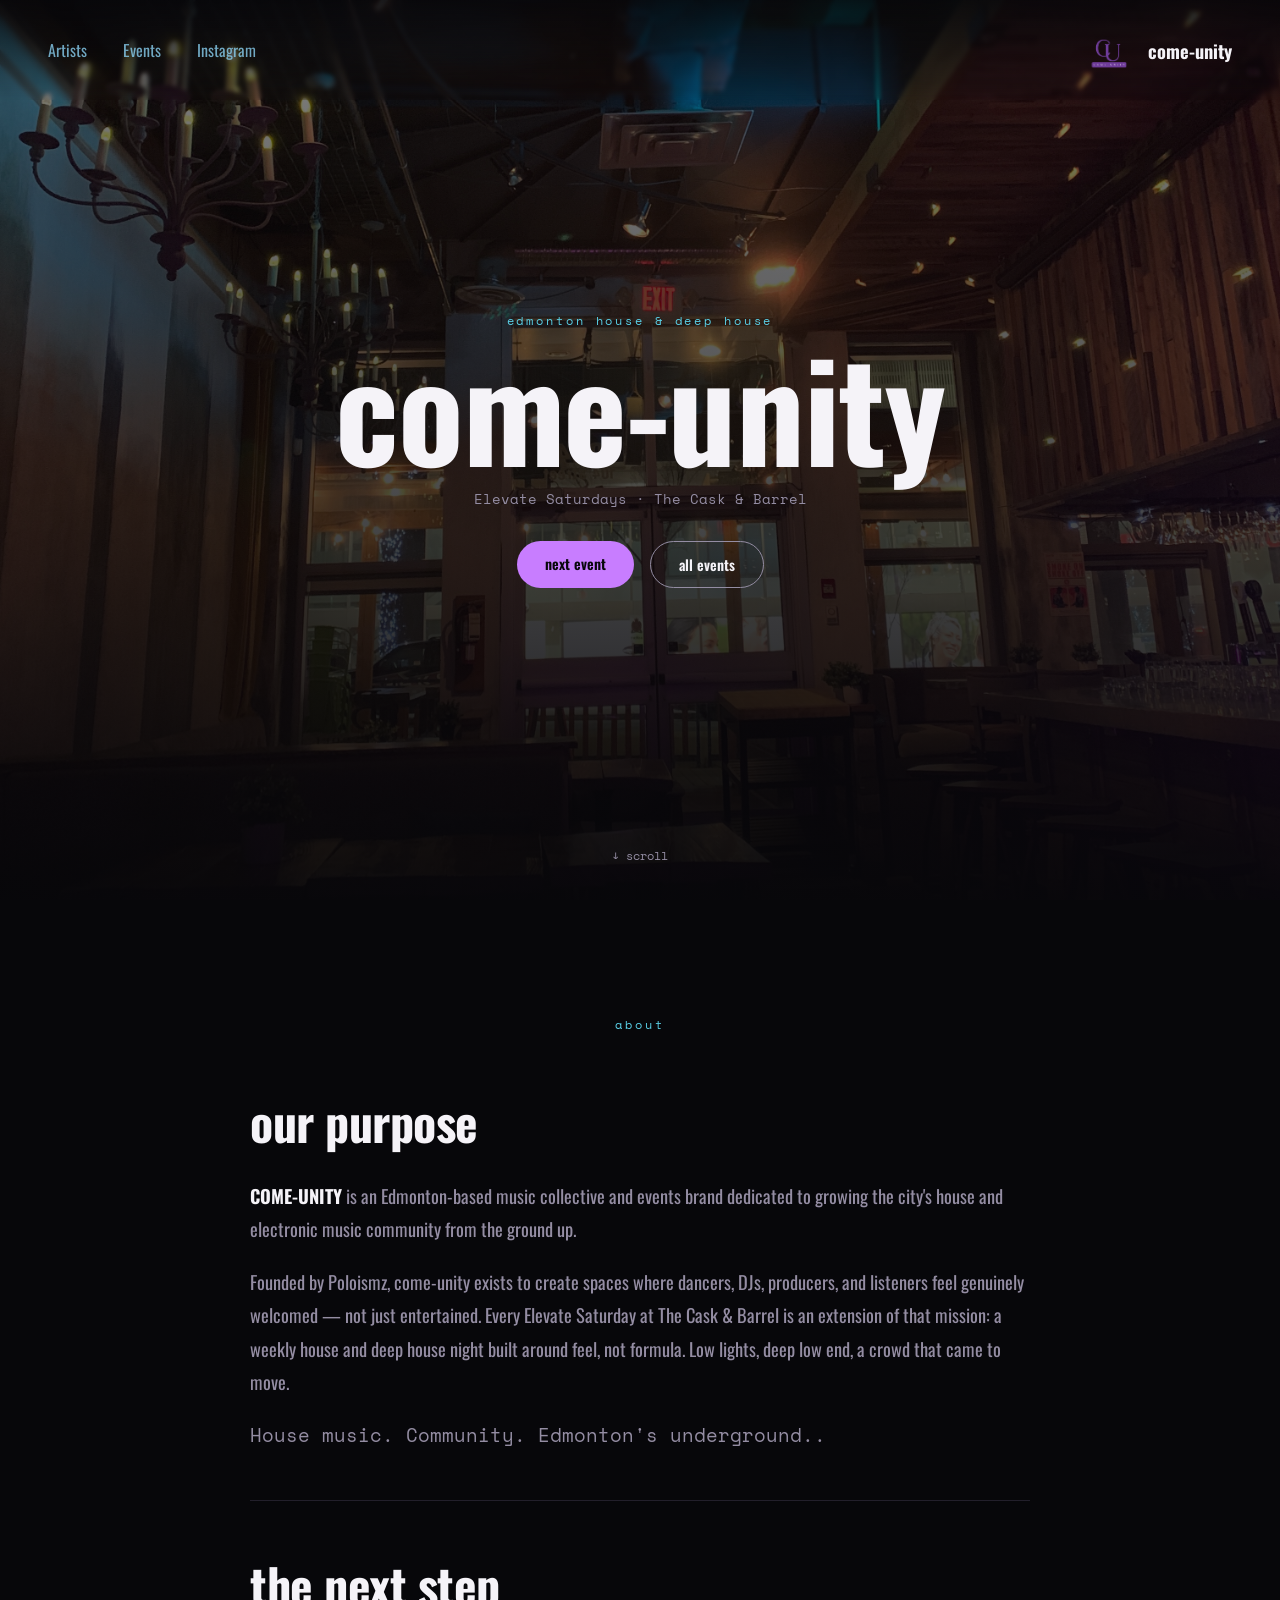
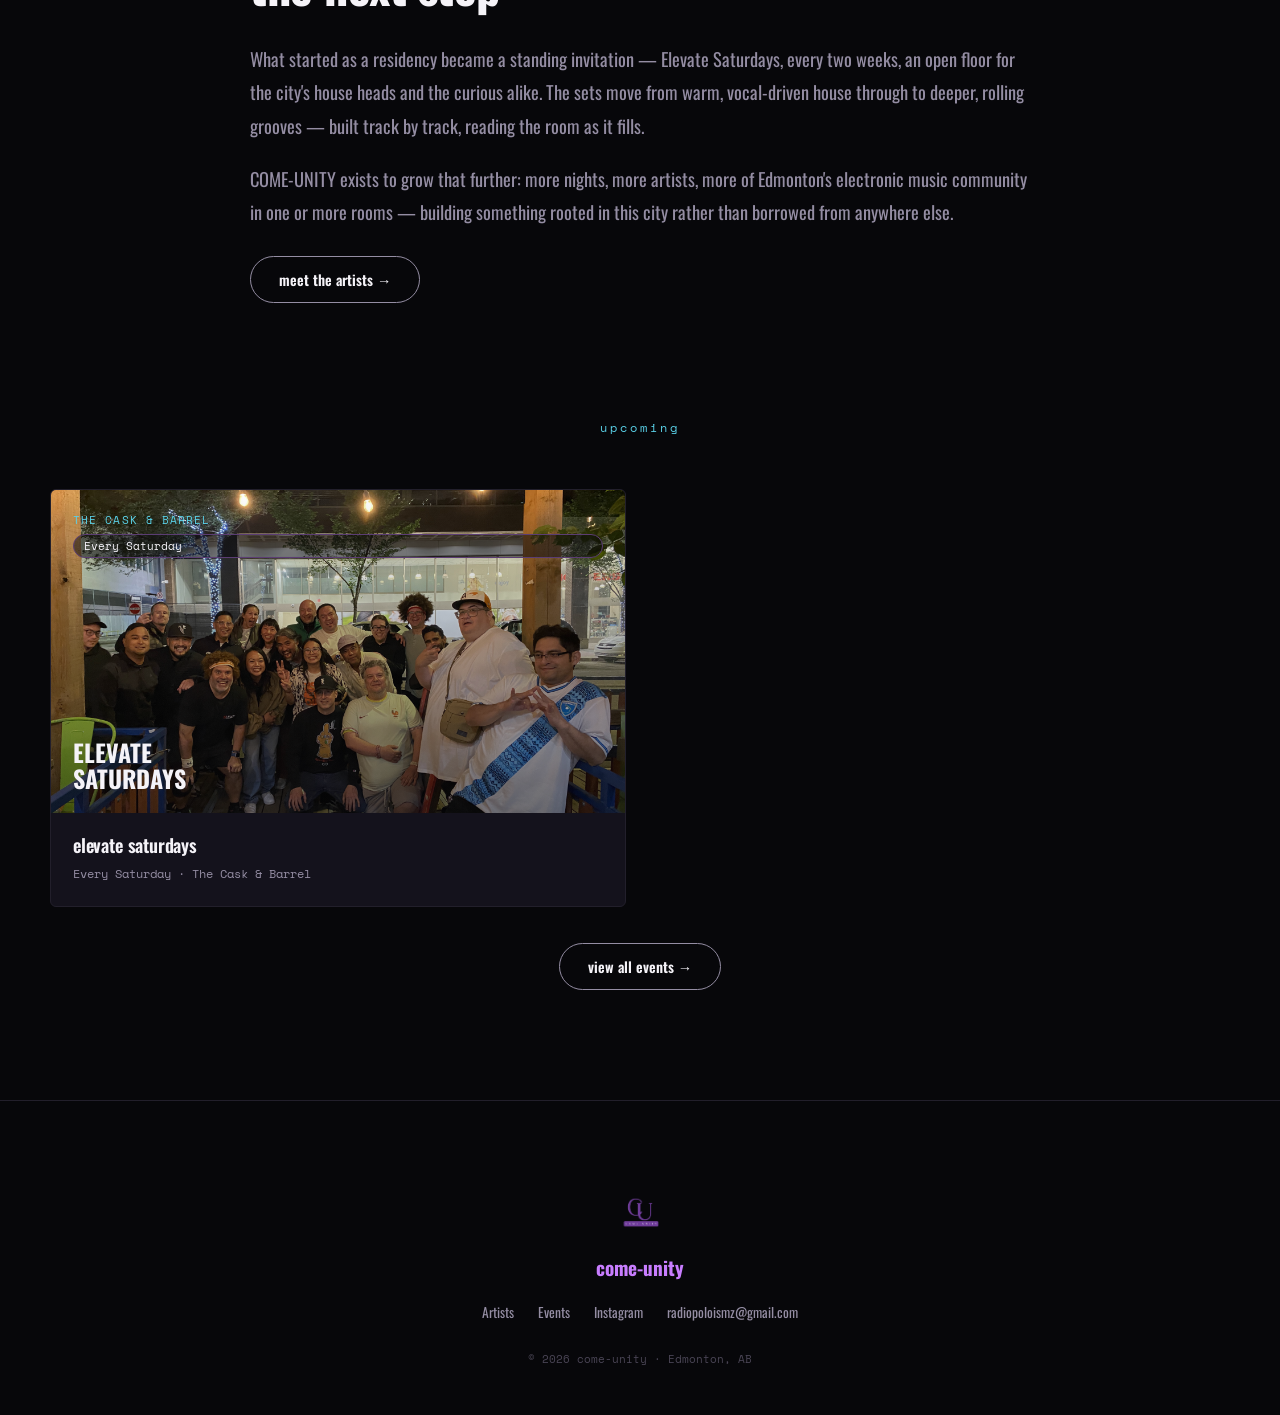
<file: index.html>
<!DOCTYPE html>
<html lang="en">
<head>
<!-- Google tag (gtag.js) -->
<script async src="https://www.googletagmanager.com/gtag/js?id=G-9E8HQ9C3RS"></script>
<script>
  window.dataLayer = window.dataLayer || [];
  function gtag(){dataLayer.push(arguments);}
  gtag('js', new Date());
  gtag('config', 'G-9E8HQ9C3RS');
</script>
  <meta charset="UTF-8">
  <meta name="viewport" content="width=device-width, initial-scale=1.0, maximum-scale=1.0, user-scalable=no">
  <title>COME-UNITY — Edmonton House & Deep House</title>
  <meta name="description" content="COME-UNITY is Edmonton's home for electronic music. Elevate Saturdays at The Cask & Barrel.">
  <meta property="og:title" content="COME-UNITY — Edmonton House & Deep House">
  <meta property="og:description" content="Elevate Saturdays. Edmonton's weekly house night at The Cask & Barrel.">
  <meta property="og:image" content="https://come-unity.productions/assets/come-unity_wht.png">
  <meta property="og:url" content="https://come-unity.productions">
  <link rel="stylesheet" href="assets/css/style.css">
  <style>
    /* ── NAV SWAP: logo/wordmark right, links left ── */
    nav {
      flex-direction: row-reverse;
    }
    /* Slightly larger nav links */
    .nav-links {
      font-size: 1rem;
      gap: 36px;
    }
    .nav-logo {
      font-size: 1.15rem;
    }
    .nav-logo img {
      width: 56px;
      height: 56px;
    }

    /* ── ABOUT SECTION: stacked single column ── */
    .about-stack {
      max-width: 780px;
      margin: 0 auto;
    }
    .about-stack h2 {
      font-size: clamp(2rem, 4vw, 3rem);
      margin-bottom: 22px;
      font-family: 'Oswald', sans-serif;
      text-transform: lowercase;
      color: var(--text);
    }
    .about-stack p {
      color: var(--text-dim);
      line-height: 1.8;
      font-size: clamp(1rem, 1.5vw, 1.15rem);
      margin-bottom: 20px;
    }
    .about-stack p strong {
      color: var(--text);
    }
    .about-stack .pull {
      font-size: clamp(1rem, 1.5vw, 1.2rem);
      margin-top: 10px;
      margin-bottom: 36px;
    }
    .about-divider {
      border: none;
      border-top: 1px solid var(--line);
      margin: 48px 0;
    }
    .about-stack .btn {
      margin-top: 8px;
    }
  </style>
</head>
<body>

<nav>
  <!-- Logo/wordmark now on the RIGHT -->
  <a class="nav-logo" href="/">
    <img src="assets/come-unity_wht.png" alt="come-unity">
    come-unity
  </a>
  <!-- Links now on the LEFT -->
  <div class="nav-links">
    <a href="artists/">Artists</a>
    <a href="events/">Events</a>
    <a href="https://instagram.com/poloismz_radio" target="_blank" rel="noopener">Instagram</a>
  </div>
</nav>

<!-- HERO -->
<section class="hero">
  <div class="hero-bg" style="background-image: url('assets/hero.jpg');"></div>
  <div class="hero-content">
    <span class="eyebrow">Edmonton House &amp; Deep House</span>
    <h1>come-unity</h1>
    <p class="hero-sub">Elevate Saturdays · The Cask &amp; Barrel</p>
    <div class="hero-ctas">
      <a class="btn btn-primary" href="events/elevate/">next event</a>
      <a class="btn btn-outline" href="events/">all events</a>
    </div>
  </div>
  <div class="scroll-hint">↓ scroll</div>
</section>

<!-- ABOUT STRIP — stacked single column, Our Purpose then Next Step below -->
<section class="section" id="about">
  <div class="section-inner">
    <div class="section-label"><span class="eyebrow">about</span></div>

    <div class="about-stack">

      <!-- OUR PURPOSE -->
      <h2>OUR PURPOSE</h2>
      <p>
        <strong>COME-UNITY</strong> is an Edmonton-based music collective and events brand
        dedicated to growing the city's house and electronic music community from the ground up.
      </p>
      <p>
        Founded by Poloismz, come-unity exists to create spaces where dancers, DJs, producers,  
        and listeners feel genuinely welcomed — not just entertained. Every Elevate Saturday at 
        The Cask &amp; Barrel is an extension of that mission: a weekly house and deep house 
        night built around feel, not formula. Low lights, deep low end, a crowd that came to move.
      </p>
      <p class="pull">House music. Community. Edmonton's underground..</p>

      <hr class="about-divider">

      <!-- THE NEXT STEP — directly below -->
      <h2>THE NEXT STEP</h2>
      <p>
        What started as a residency became a standing invitation — Elevate Saturdays,
        every two weeks, an open floor for the city's house heads and the curious alike.
        The sets move from warm, vocal-driven house through to deeper, rolling grooves —
        built track by track, reading the room as it fills.
      </p>
      <p>
        COME-UNITY exists to grow that further: more nights, more artists,
        more of Edmonton's electronic music community in one or more rooms — building something
        rooted in this city rather than borrowed from anywhere else.
      </p>
      <a class="btn btn-outline" href="artists/">meet the artists →</a>

    </div>
  </div>
</section>

<!-- NEXT EVENT TEASER -->
<section class="section" style="padding-top: 0;" id="events-teaser">
  <div class="section-inner">
    <div class="section-label"><span class="eyebrow">upcoming</span></div>
    <div id="home-events" class="grid-2"></div>
    <div style="text-align:center; margin-top:36px;">
      <a class="btn btn-outline" href="events/">view all events →</a>
    </div>
  </div>
</section>

<!-- FOOTER -->
<footer>
  <img class="foot-logo" src="assets/come-unity_wht.png" alt="come-unity">
  <div class="foot-brand">come-unity</div>
  <div class="foot-links">
    <a href="artists/">Artists</a>
    <a href="events/">Events</a>
    <a href="https://instagram.com/poloismz_radio" target="_blank" rel="noopener">Instagram</a>
    <a href="mailto:radiopoloismz@gmail.com">radiopoloismz@gmail.com</a>
  </div>
  <div class="copyright">© 2026 come-unity · Edmonton, AB</div>
</footer>

<script>
  const EVENTS = [
    {
      title:  "elevate saturdays",
      date:   "Every Saturday",
      venue:  "The Cask & Barrel",
      lineup: "elevate<br>saturdays",
      image:  "",
      status: "upcoming",
      slug:   "events/elevate/"
    }
    /* add more events here */
  ];

  function renderEventCards(events, containerId, limit) {
    const container = document.getElementById(containerId);
    if (!container) return;
    const list = limit ? events.slice(0, limit) : events;
    if (!list.length) {
      container.innerHTML = '<p style="color:var(--text-dim);font-family:Space Mono,monospace;font-size:.85rem;">no upcoming events listed yet.</p>';
      return;
    }
    container.innerHTML = list.map(ev => `
      <a class="event-card" href="${ev.slug || 'events/'}">
        <div class="flyer" style="background-image:url('assets/elevate/Elevate-group.png')">
          <div>
            <div class="venue-tag">${ev.venue}</div>
            <div class="date-pill">${ev.date}</div>
          </div>
          <div class="lineup-text">${ev.lineup}</div>
        </div>
        <div class="body">
          <h3>${ev.title}</h3>
          <div class="meta">${ev.date} · ${ev.venue}</div>
        </div>
      </a>
    `).join('');
  }

  renderEventCards(EVENTS, 'home-events', 2);
</script>

</body>
</html>
</file>
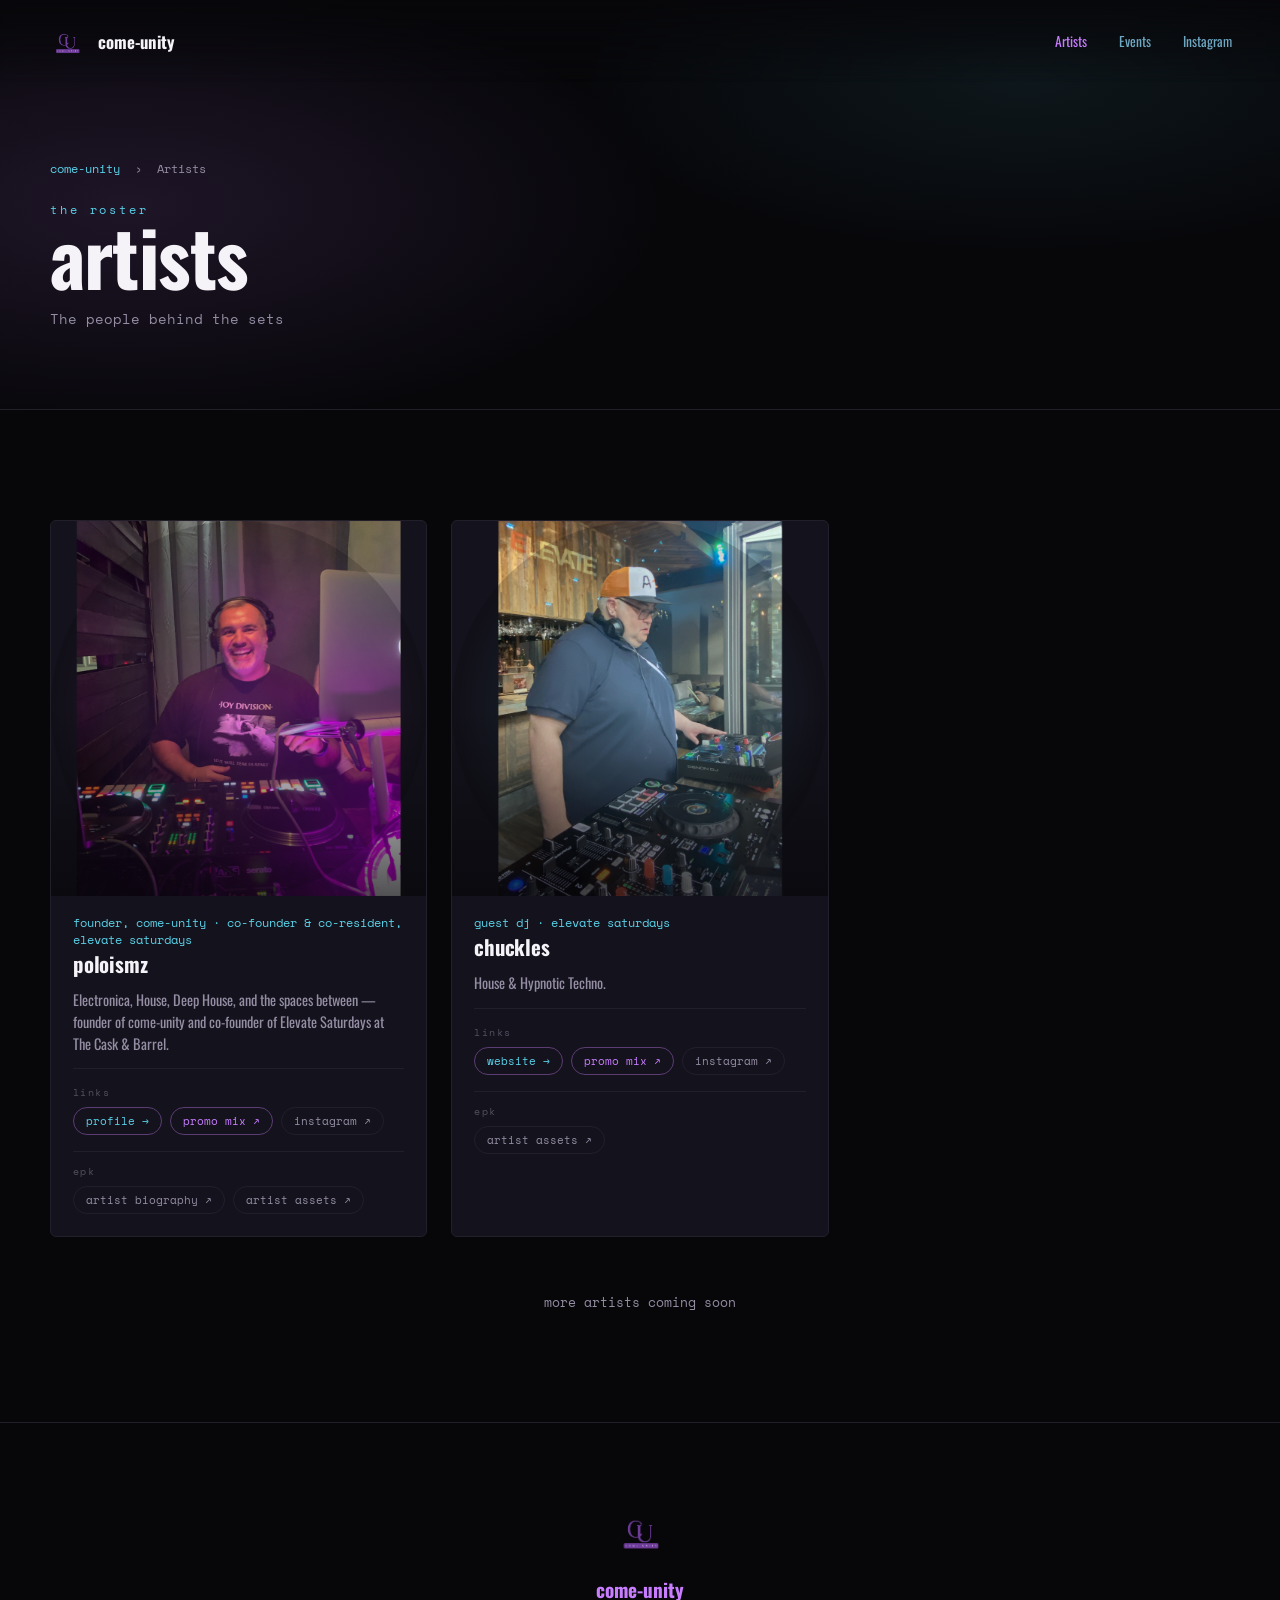
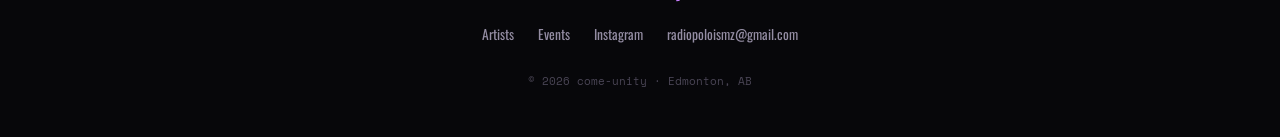
<file: artists/index.html>
<!DOCTYPE html>
<html lang="en">
<head> <!-- Google tag (gtag.js) -->
<script async src="https://www.googletagmanager.com/gtag/js?id=G-9E8HQ9C3RS"></script>
<script>
  window.dataLayer = window.dataLayer || [];
  function gtag(){dataLayer.push(arguments);}
  gtag('js', new Date());

  gtag('config', 'G-9E8HQ9C3RS');
</script>
  <meta charset="UTF-8">
  <meta name="viewport" content="width=device-width, initial-scale=1.0, maximum-scale=1.0, user-scalable=no">
  <title>Artists — come-unity</title>
  <meta name="description" content="The artists behind come-unity's Edmonton house nights.">
  <link rel="stylesheet" href="../assets/css/style.css">
  <style>
    .artist-links {
      display: flex;
      flex-wrap: wrap;
      gap: 8px;
      margin-top: 14px;
      padding-top: 14px;
      border-top: 1px solid var(--line);
    }
    .artist-link-btn {
      font-family: 'Space Mono', monospace;
      font-size: 0.68rem;
      color: var(--text-dim);
      border: 1px solid var(--line);
      padding: 5px 12px;
      border-radius: 999px;
      transition: border-color .2s, color .2s;
      white-space: nowrap;
    }
    .artist-link-btn:hover { border-color: var(--accent); color: var(--accent); }
    .artist-link-btn.primary { color: var(--accent-2); border-color: var(--accent-dim); }
    .artist-link-btn.primary:hover { border-color: var(--accent-2); color: var(--text); }
    .artist-link-btn.promo { color: var(--accent); border-color: var(--accent-dim); }
    .artist-link-btn.promo:hover { border-color: var(--accent); color: var(--text); background: rgba(200,125,255,0.08); }
    .artist-card { cursor: default; }
    .artist-card .photo { cursor: pointer; }
    .artist-card .photo:hover { opacity: 0.85; transition: opacity .2s; }
    .artist-links-divider {
      width: 100%;
      border: none;
      border-top: 1px solid var(--line);
      margin: 8px 0 2px;
    }
    .artist-links-label {
      width: 100%;
      font-family: 'Space Mono', monospace;
      font-size: 0.6rem;
      letter-spacing: 0.15em;
      color: var(--text-dim);
      opacity: 0.5;
      margin-top: 2px;
      text-transform: lowercase;
    }
  </style>
</head>
<body>

<nav>
  <a class="nav-logo" href="/">
    <img src="../assets/come-unity_wht.png" alt="come-unity">
    come-unity
  </a>
  <div class="nav-links">
    <a href="../artists/" class="active">Artists</a>
    <a href="../events/">Events</a>
    <a href="https://instagram.com/poloismz_radio" target="_blank" rel="noopener">Instagram</a>
  </div>
</nav>

<!-- PAGE HERO -->
<div class="page-hero">
  <div class="inner">
    <div class="breadcrumb">
      <a href="/">come-unity</a>
      <span>›</span> Artists
    </div>
    <span class="eyebrow">The roster</span>
    <h1>Artists</h1>
    <p class="sub">The people behind the sets</p>
  </div>
</div>

<!-- ARTISTS GRID -->
<section class="section">
  <div class="section-inner">
    <div class="grid-3" id="artist-grid">

      <!-- ── POLOISMZ — links to internal profile page ─── -->
      <div class="artist-card">
        <a href="poloismz/">
          <div class="photo" style="background-image:url('../assets/poloismz-profile-asset.png');">
            <svg viewBox="0 0 400 400" xmlns="http://www.w3.org/2000/svg"
                 style="width:100%;height:100%;opacity:0.18;position:absolute;inset:0;">
              <defs>
                <radialGradient id="pg" cx="50%" cy="50%" r="50%">
                  <stop offset="0%"   stop-color="#c87dff"/>
                  <stop offset="100%" stop-color="#07070a"/>
                </radialGradient>
              </defs>
              <circle cx="200" cy="200" r="200" fill="url(#pg)"/>
            </svg>
          </div>
        </a>
        <div class="info">
          <div class="role">founder, come-unity · co-founder &amp; co-resident, elevate saturdays</div>
          <h3>Poloismz</h3>
          <p>Electronica, House, Deep House, and the spaces between — founder of come-unity and co-founder of Elevate Saturdays at The Cask &amp; Barrel.</p>
          <div class="artist-links">
            <span class="artist-links-label">links</span>
            <a class="artist-link-btn primary" href="poloismz/">profile →</a>
            <a class="artist-link-btn promo"
               href="https://www.mixcloud.com/poloismz_radio/poloismz-house/"
               target="_blank" rel="noopener">promo mix ↗</a>
            <a class="artist-link-btn"
               href="https://www.instagram.com/poloismz_radio/"
               target="_blank" rel="noopener">instagram ↗</a>
            <hr class="artist-links-divider">
            <span class="artist-links-label">epk</span>
            <a class="artist-link-btn"
               href="https://drive.google.com/file/d/1xSNrJrAR1ND73PIm9w3QcKipz5gDo74i/view?usp=drive_link"
               target="_blank" rel="noopener">artist biography ↗</a>
            <a class="artist-link-btn"
               href="https://drive.google.com/drive/folders/1yzHBbVmhUud498QzlTayt3z6YWM7Vcms?usp=sharing"
               target="_blank" rel="noopener">artist assets ↗</a>
          </div>
        </div>
      </div>

      <!-- ── CHUCKLES — photo & profile button link to his external website ── -->
      <div class="artist-card">
        <a href="https://djchuckles.ca/" target="_blank" rel="noopener">
          <div class="photo" style="background-image:url('../assets/chuckles-profile.png');">
            <svg viewBox="0 0 400 400" xmlns="http://www.w3.org/2000/svg"
                 style="width:100%;height:100%;opacity:0.18;position:absolute;inset:0;">
              <defs>
                <radialGradient id="g1" cx="50%" cy="50%" r="50%">
                  <stop offset="0%"   stop-color="#5ad1e8"/>
                  <stop offset="100%" stop-color="#07070a"/>
                </radialGradient>
              </defs>
              <circle cx="200" cy="200" r="200" fill="url(#g1)"/>
            </svg>
          </div>
        </a>
        <div class="info">
          <div class="role">guest dj · elevate saturdays</div>
          <h3>Chuckles</h3>
          <p>House &amp; Hypnotic Techno.</p>
          <div class="artist-links">
            <span class="artist-links-label">links</span>
            <a class="artist-link-btn primary"
               href="https://djchuckles.ca/"
               target="_blank" rel="noopener">website →</a>
            <a class="artist-link-btn promo"
               href="https://on.soundcloud.com/45ceeHq8dcLmLsLufe"
               target="_blank" rel="noopener">promo mix ↗</a>
            <a class="artist-link-btn"
               href="https://www.instagram.com/deejaychuckles/"
               target="_blank" rel="noopener">instagram ↗</a>
            <hr class="artist-links-divider">
            <span class="artist-links-label">epk</span>
            <a class="artist-link-btn"
               href="https://drive.google.com/drive/folders/1GGuwhRO0NbtCq7yBBUGTCaOXUslXkbno?usp=drive_link"
               target="_blank" rel="noopener">artist assets ↗</a>
          </div>
        </div>
      </div>
      <!-- ── END CHUCKLES ───────────────────────────────── -->

      <!-- ── ADD MORE ARTISTS BELOW ─────────────────────────
           For an artist with an INTERNAL profile page (like Poloismz):
             photo <a href="artistname/"> — local folder path
             profile button href="artistname/"

           For an artist with an EXTERNAL website (like Chuckles):
             photo <a href="https://theirwebsite.com" target="_blank" rel="noopener">
             profile button href="https://theirwebsite.com" target="_blank" rel="noopener"
             change button label to: website →
      ──────────────────────────────────────────────────────── -->

    </div>

    <p style="margin-top:56px; font-family:'Space Mono',monospace; font-size:0.8rem; color:var(--text-dim); text-align:center;">
      more artists coming soon
    </p>
  </div>
</section>

<footer>
  <img class="foot-logo" src="../assets/come-unity_wht.png" alt="come-unity">
  <div class="foot-brand">come-unity</div>
  <div class="foot-links">
    <a href="../artists/">Artists</a>
    <a href="../events/">Events</a>
    <a href="https://instagram.com/poloismz_radio" target="_blank" rel="noopener">Instagram</a>
    <a href="mailto:radiopoloismz@gmail.com">radiopoloismz@gmail.com</a>
  </div>
  <div class="copyright">© 2026 come-unity · Edmonton, AB</div>
</footer>

</body>
</html>
</file>
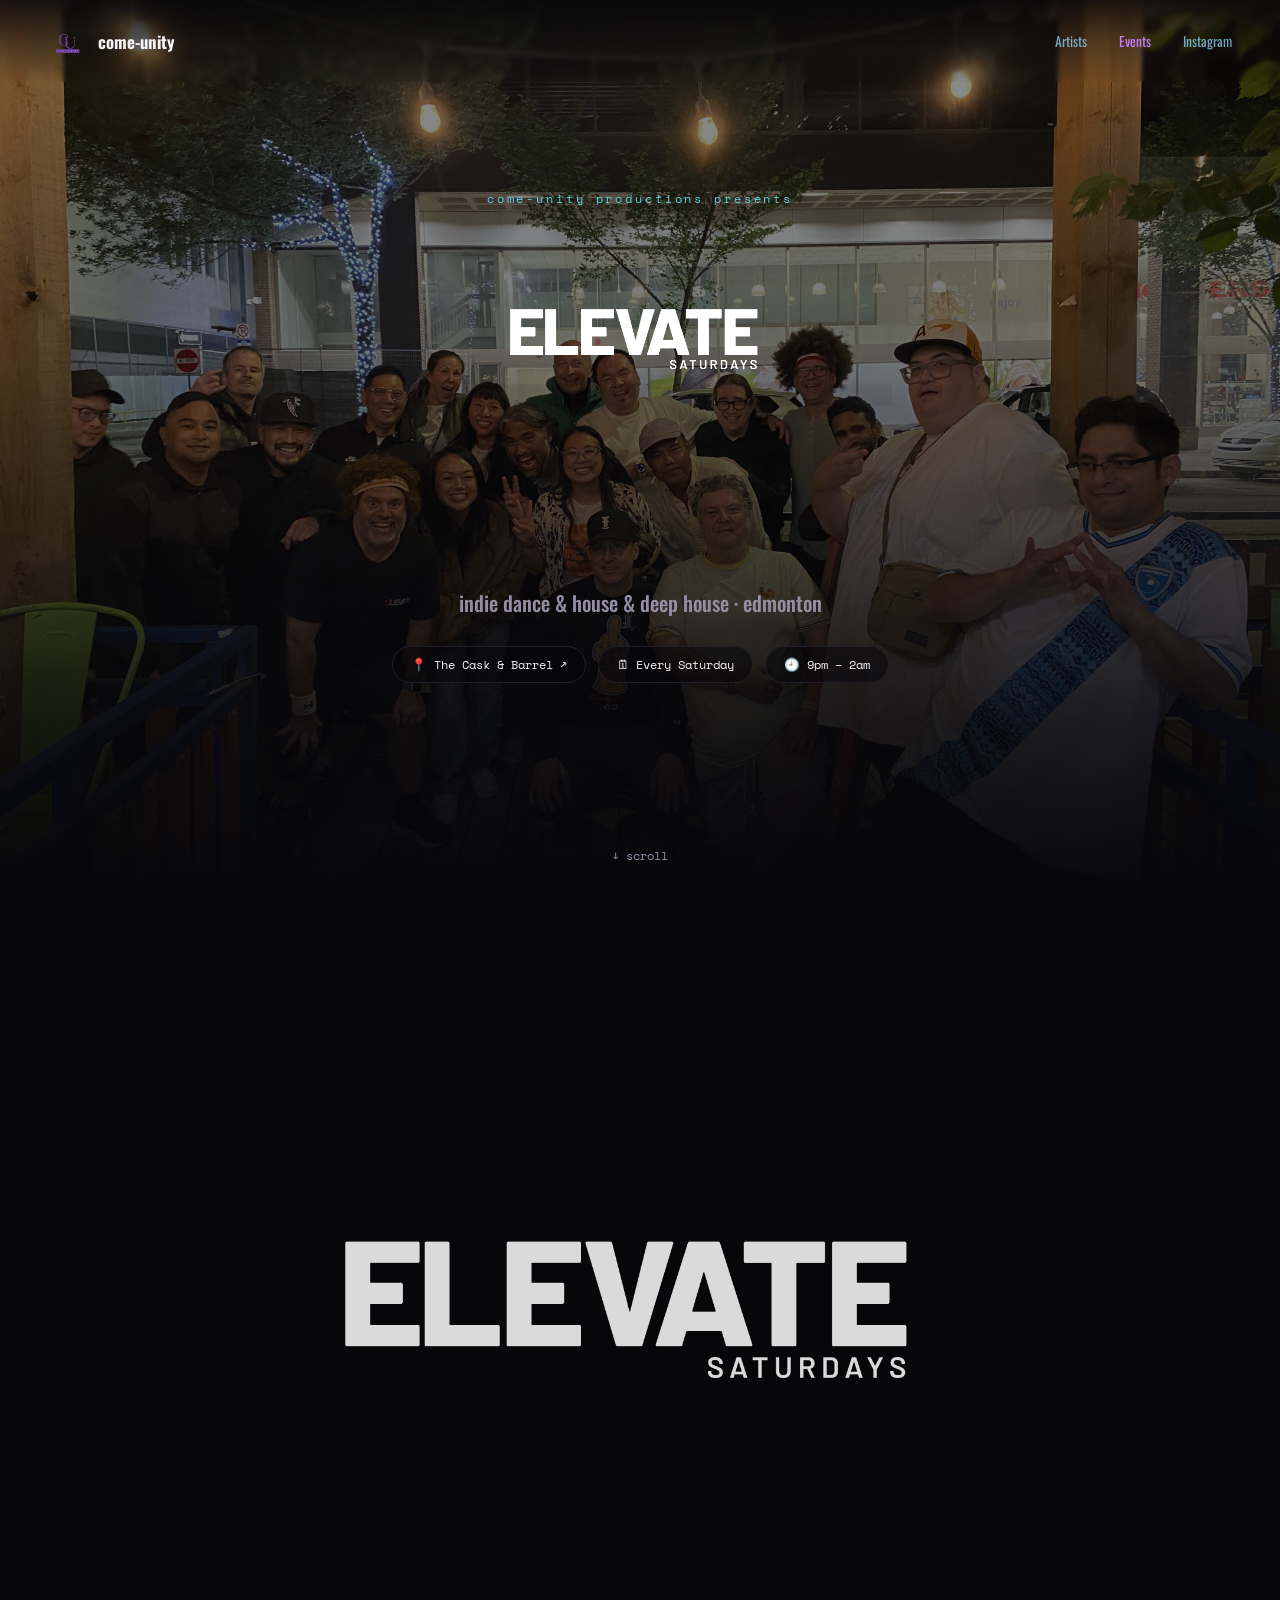
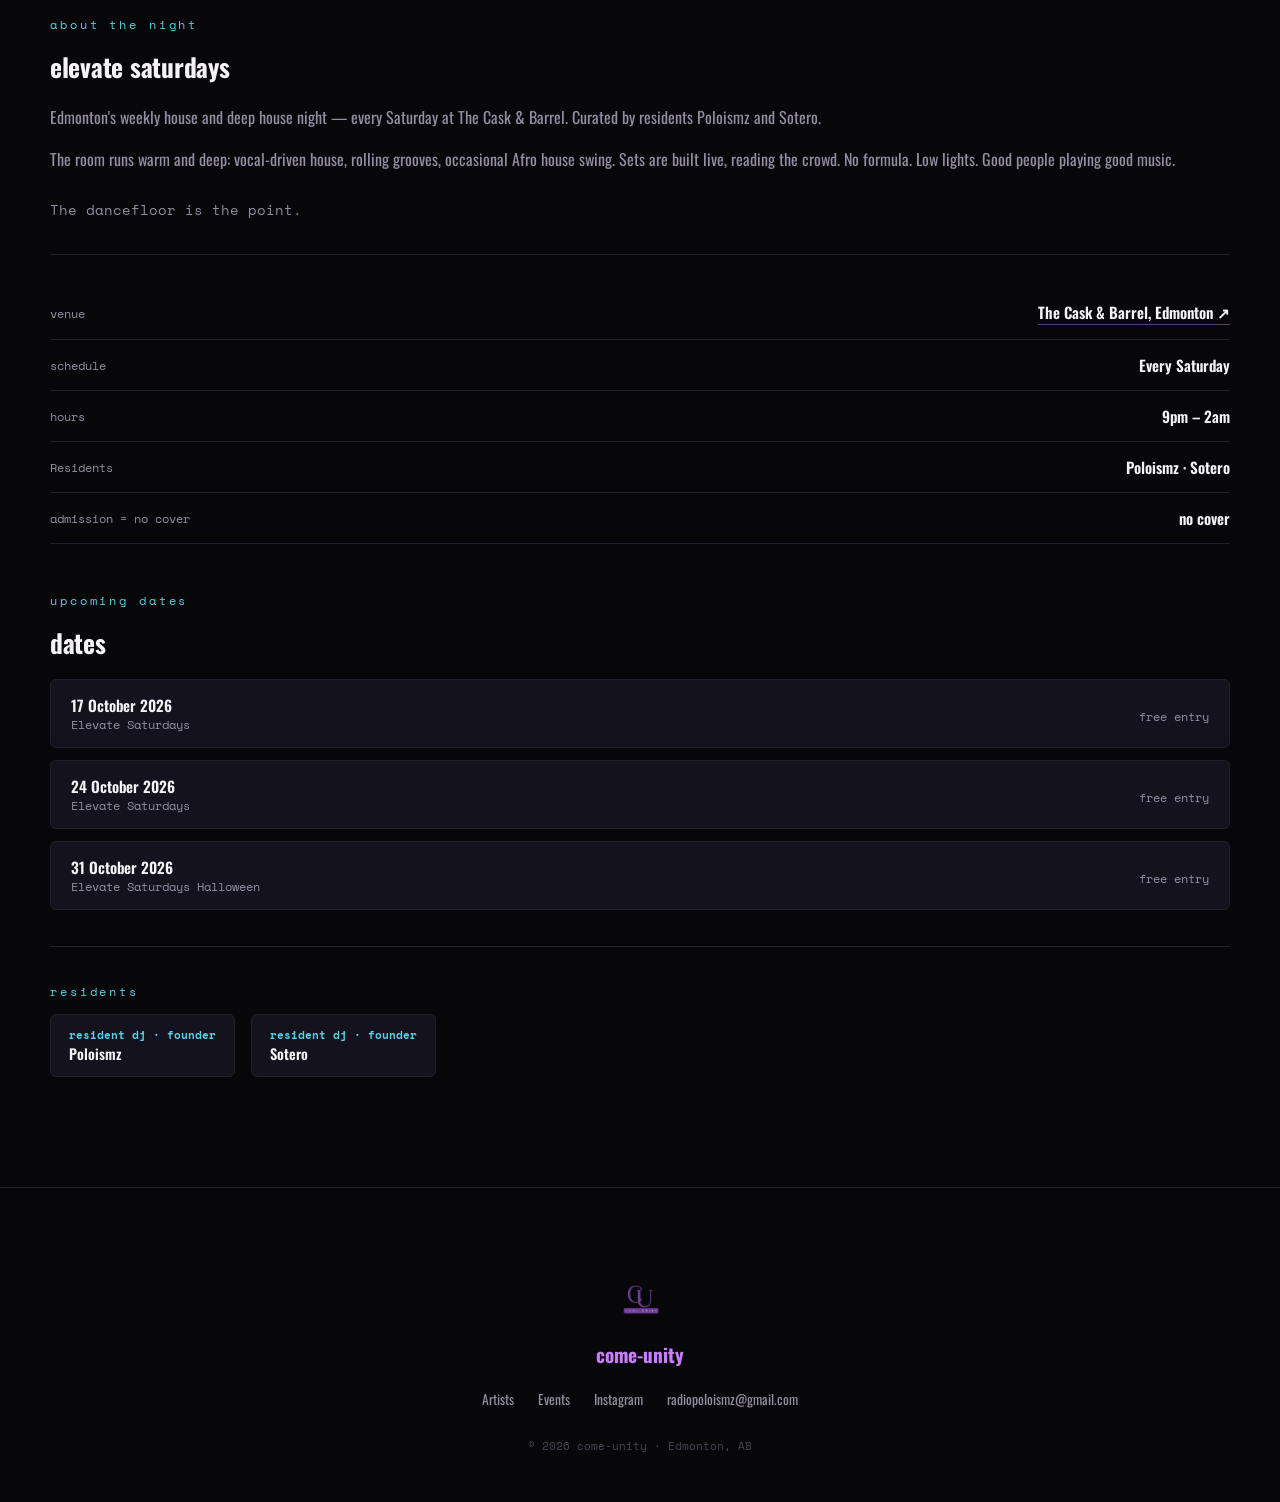
<file: events/index.html>
<!DOCTYPE html>
<html lang="en">
<head> <!-- Google tag (gtag.js) -->
<script async src="https://www.googletagmanager.com/gtag/js?id=G-9E8HQ9C3RS"></script>
<script>
  window.dataLayer = window.dataLayer || [];
  function gtag(){dataLayer.push(arguments);}
  gtag('js', new Date());

  gtag('config', 'G-9E8HQ9C3RS');
</script>
  <meta charset="UTF-8">
  <meta name="viewport" content="width=device-width, initial-scale=1.0, maximum-scale=1.0, user-scalable=no">
  <title>Elevate Saturdays — come-unity</title>
  <meta name="description" content="Elevate Saturdays — Edmonton's weekly house & deep house night at The Cask & Barrel. By come-unity.">
  <link rel="stylesheet" href="../../assets/css/style.css">
  <style>
    /* ── HERO ── */
    .elevate-hero {
      position: relative; height: 100vh; min-height: 640px;
      display: flex; flex-direction: column;
      align-items: center; justify-content: center;
      text-align: center; overflow: hidden;
    }

    /* Banner photo background */
    .elevate-bg {
      position: absolute; inset: 0;
      background-image: url('../../assets/elevate/Elevate-group.png');
      background-size: cover; background-position: center 40%;
    }
    .elevate-bg::after {
      content: ""; position: absolute; inset: 0;
      background: linear-gradient(
        180deg,
        rgba(7,7,10,0.45) 0%,
        rgba(7,7,10,0.55) 40%,
        rgba(7,7,10,0.90) 80%,
        rgba(7,7,10,1.00) 100%
      );
    }

    /* Arrow watermark — sits between photo and content */
    .elevate-arrow {
      position: absolute; inset: 0;
      display: flex; align-items: center; justify-content: flex-end;
      pointer-events: none; z-index: 1;
      padding-right: 4vw;
    }
    .elevate-arrow img {
      width: clamp(280px, 42vw, 560px);
      opacity: 0.08;
      mix-blend-mode: screen;
      user-select: none;
    }

    /* Hero content */
    .elevate-content {
      position: relative; z-index: 2; padding: 0 48px;
      display: flex; flex-direction: column; align-items: center;
    }

    /* Elevate logo replaces the h1 text */
    .elevate-logo-img {
      width: clamp(280px, 42vw, 520px);
      mix-blend-mode: screen; /* knocks out white background on dark overlay */
      margin-bottom: 24px;
    }

    .elevate-content .sub-title {
      font-size: clamp(0.9rem, 2.2vw, 1.3rem);
      font-weight: 500; color: var(--text-dim);
      text-transform: lowercase; margin-top: 96px;
    }
    .info-strip {
      display: flex; justify-content: center; flex-wrap: wrap;
      gap: 12px; margin-top: 28px;
    }
    .info-strip .info-pill {
      font-family: 'Space Mono', monospace; font-size: 0.78rem;
      color: var(--text); border: 1px solid var(--line);
      padding: 8px 18px; border-radius: 999px;
      background: rgba(7,7,10,0.55);
    }

    /* ── DETAILS SECTION ── */
    .details-layout {
      display: grid; grid-template-columns: 1fr 1fr; gap: 64px;
      max-width: 1180px; margin: 0 auto;
    }
    .detail-block h2 { font-size: 1.6rem; margin-bottom: 18px; }
    .detail-block p  { color: var(--text-dim); line-height: 1.75; margin-bottom: 14px; }
    .detail-row {
      display: flex; justify-content: space-between; align-items: center;
      padding: 14px 0; border-bottom: 1px solid var(--line);
      font-size: 0.95rem;
    }
    .detail-row .label { font-family: 'Space Mono', monospace; font-size: 0.72rem; color: var(--text-dim); }
    .detail-row .value { font-weight: 600; }
    .upcoming-dates { display: flex; flex-direction: column; gap: 12px; margin-top: 8px; }
    .date-row {
      display: flex; align-items: center; justify-content: space-between;
      background: var(--bg-card); border: 1px solid var(--line);
      border-radius: var(--radius); padding: 14px 20px;
      transition: border-color .2s;
    }
    .date-row:hover { border-color: var(--accent-dim); }
    .date-row .d-date { font-weight: 600; font-size: 0.95rem; }
    .date-row .d-meta { font-family: 'Space Mono', monospace; font-size: 0.72rem; color: var(--text-dim); }
    .date-row .d-ticket .btn { font-size: 0.75rem; padding: 7px 16px; }
    .residents-row { display: flex; gap: 16px; flex-wrap: wrap; margin-top: 8px; }
    .resident-chip {
      display: flex; align-items: center; gap: 12px;
      background: var(--bg-card); border: 1px solid var(--line);
      border-radius: var(--radius); padding: 12px 18px;
      transition: border-color .2s; font-size: 0.9rem; font-weight: 600;
    }
    .resident-chip:hover { border-color: var(--accent-dim); }
    .resident-chip .chip-role { font-family: 'Space Mono', monospace; font-size: 0.68rem; color: var(--accent-2); }

    /* Elevate logo mark in the about section */
    .section-logo {
      width: 1280px; opacity: 0.85;
      mix-blend-mode: screen;
      margin-bottom: 16px;
    }

    @media (max-width: 1280px) {
      .details-layout { grid-template-columns: 1fr; gap: 48px; }
      .elevate-arrow img { width: 128vw; opacity: 0.06; }
    }
  </style>
</head>
<body>

<nav>
  <a class="nav-logo" href="/">
    <img src="../../assets/come-unity_wht.png" alt="come-unity">
    come-unity
  </a>
  <div class="nav-links">
    <a href="../../artists/">Artists</a>
    <a href="../../events/" class="active">Events</a>
    <a href="https://instagram.com/poloismz_radio" target="_blank" rel="noopener">Instagram</a>
  </div>
</nav>

<!-- HERO -->
<section class="elevate-hero">
  <!-- Photo background -->
  <div class="elevate-bg"></div>

  <!-- Arrow watermark -->
  <div class="elevate-arrow">
    <img src="../../assets/elevate/Elevate_new_bw_logo.png" alt="">
  </div>

  <!-- Content -->
  <div class="elevate-content">
    <span class="eyebrow">come-unity productions presents</span>

    <!-- Elevate logo replaces the text headline -->
    <img
      class="elevate-logo-img"
      src="../../assets/elevate/Elevate_new_logo.png"
      alt="Elevate Saturdays">

    <div class="sub-title">Indie Dance &amp; House &amp; Deep House · Edmonton</div>

    <div class="info-strip">
      <a class="info-pill"
   href="https://maps.google.com/?q=10041+104+Street+NW+Edmonton+AB"
   target="_blank"
   rel="noopener"
   style="text-decoration:none; cursor:pointer;">
  📍 The Cask &amp; Barrel ↗
</a>
      <span class="info-pill">🗓 Every Saturday</span>
      <span class="info-pill">🕘 9pm – 2am</span>
    </div>

    <div class="hero-ctas" style="margin-top:28px;" id="hero-ticket-cta"></div>
  </div>

  <div class="scroll-hint">↓ scroll</div>
</section>

<!-- DETAILS -->
<section class="section">
  <div class="section-inner">
    <div class="details-layout">

      <!-- ABOUT -->
      <div class="detail-block">
        <!-- Small arrow logo mark above the section heading -->
        <img class="section-logo" src="../../assets/elevate/Elevate_new_logo.png" alt="">
        <span class="eyebrow" style="display:block;margin-bottom:14px;">About the night</span>
        <h2>Elevate Saturdays</h2>
        <p>
          Edmonton's weekly house and deep house night — every Saturday
          at The Cask &amp; Barrel. Curated by residents Poloismz and Sotero.
        </p>
        <p>
          The room runs warm and deep: vocal-driven house, rolling grooves, occasional
          Afro house swing. Sets are built live, reading the crowd. No formula.
          Low lights. Good people playing good music.
        </p>
        <p class="pull">The dancefloor is the point.</p>

        <hr style="border:none;border-top:1px solid var(--line);margin:32px 0;">

        <div class="detail-row">
          <span class="label">venue</span>
          <a class="value"
          href="https://maps.google.com/?q=10041+104+Street+NW+Edmonton+AB"
          target="_blank"
          rel="noopener"
          style="color:var(--text); text-decoration:none; border-bottom: 1px solid var(--accent-dim); padding-bottom:1px; transition: border-color .2s, color .2s;"
          onmouseover="this.style.color='var(--accent-2)'; this.style.borderColor='var(--accent-2)'"
          onmouseout="this.style.color='var(--text)'; this.style.borderColor='var(--accent-dim)'">
         The Cask &amp; Barrel, Edmonton ↗
       </a>
     </div>
        <div class="detail-row">
          <span class="label">schedule</span>
          <span class="value">Every Saturday</span>
        </div>
        <div class="detail-row">
          <span class="label">hours</span>
          <span class="value">9pm – 2am</span>
        </div>
        <div class="detail-row">
          <span class="label">Residents</span>
          <span class="value">Poloismz · Sotero</span>
        </div>
        <div class="detail-row" id="price-row" style="display:none;">
          <span class="label">admission = no cover</span>
          <span class="value" id="price-value">—</span>
        </div>
      </div>

      <!-- DATES -->
      <div class="detail-block">
        <span class="eyebrow" style="display:block;margin-bottom:14px;">upcoming dates</span>
        <h2>dates</h2>
        <div class="upcoming-dates" id="dates-list"></div>

        <hr style="border:none;border-top:1px solid var(--line);margin:36px 0;">

        <span class="eyebrow" style="display:block;margin-bottom:14px;">residents</span>
        <div class="residents-row">
          <a class="resident-chip" href="../../artists/poloismz/">
            <div>
              <div class="chip-role">resident dj · founder</div>
              <div>Poloismz</div>
            </div>
          </a>
          <div class="resident-chip">
            <div>
              <div class="chip-role">resident dj · founder</div>
              <div>Sotero</div>
            </div>
          </div>
        </div>
      </div>

    </div>
  </div>
</section>

<footer>
  <img class="foot-logo" src="../../assets/come-unity_wht.png" alt="come-unity">
  <div class="foot-brand">come-unity</div>
  <div class="foot-links">
    <a href="../../artists/">Artists</a>
    <a href="../../events/">Events</a>
    <a href="https://instagram.com/poloismz_radio" target="_blank" rel="noopener">Instagram</a>
    <a href="mailto:radiopoloismz@gmail.com">radiopoloismz@gmail.com</a>
  </div>
  <div class="copyright">© 2026 come-unity · Edmonton, AB</div>
</footer>

<script>
/* =========================================================
   UPCOMING DATES FOR ELEVATE SATURDAYS
   ─────────────────────────────────────────────────────────
   Fields:
     date     — display date e.g. "11 July 2026"
     note     — optional note e.g. "vol. 2" or ""
     tickets  — ticket URL, or "" for no button
     price    — e.g. "$10 adv / $15 door", or ""
   ========================================================= */
  const dates = [
    {
      date:    "17 October 2026",
      note:    "Elevate Saturdays",
      tickets: "",
      price:   "no cover"
    },
    {
      date:    "24 October 2026",
      note:    "Elevate Saturdays",
      tickets: "",
      price:   "no cover"
    },
    {
      date:    "31 October 2026",
      note:    "Elevate Saturdays Halloween",
      tickets: "",
      price:   "no cover"
    }
    /* ── ADD MORE DATES HERE ───────────────────────────────
    {
      date:    "9 August 2026",
      note:    "vol. 3",
      tickets: "https://eventbrite.ca/...",
      price:   "$10 adv / $15 door"
    },
    ──────────────────────────────────────────────────────── */
  ];

  const list = document.getElementById('dates-list');
  list.innerHTML = dates.map(d => `
    <div class="date-row">
      <div>
        <div class="d-date">${d.date}</div>
        ${d.note ? `<div class="d-meta">${d.note}</div>` : ''}
      </div>
      <div class="d-ticket">
        ${d.tickets
          ? `<a class="btn btn-primary" href="${d.tickets}" target="_blank" rel="noopener">tickets</a>`
          : `<span class="d-meta">free entry</span>`}
      </div>
    </div>
  `).join('') || `<p style="color:var(--text-dim);font-family:'Space Mono',monospace;font-size:.8rem;">next date coming soon.</p>`;

  if (dates[0] && dates[0].tickets) {
    document.getElementById('hero-ticket-cta').innerHTML =
      `<a class="btn btn-primary" href="${dates[0].tickets}" target="_blank" rel="noopener">get tickets — ${dates[0].date}</a>`;
  }

  if (dates[0] && dates[0].price) {
    document.getElementById('price-row').style.display = 'flex';
    document.getElementById('price-value').textContent = dates[0].price;
  }
</script>

</body>
</html>
</file>
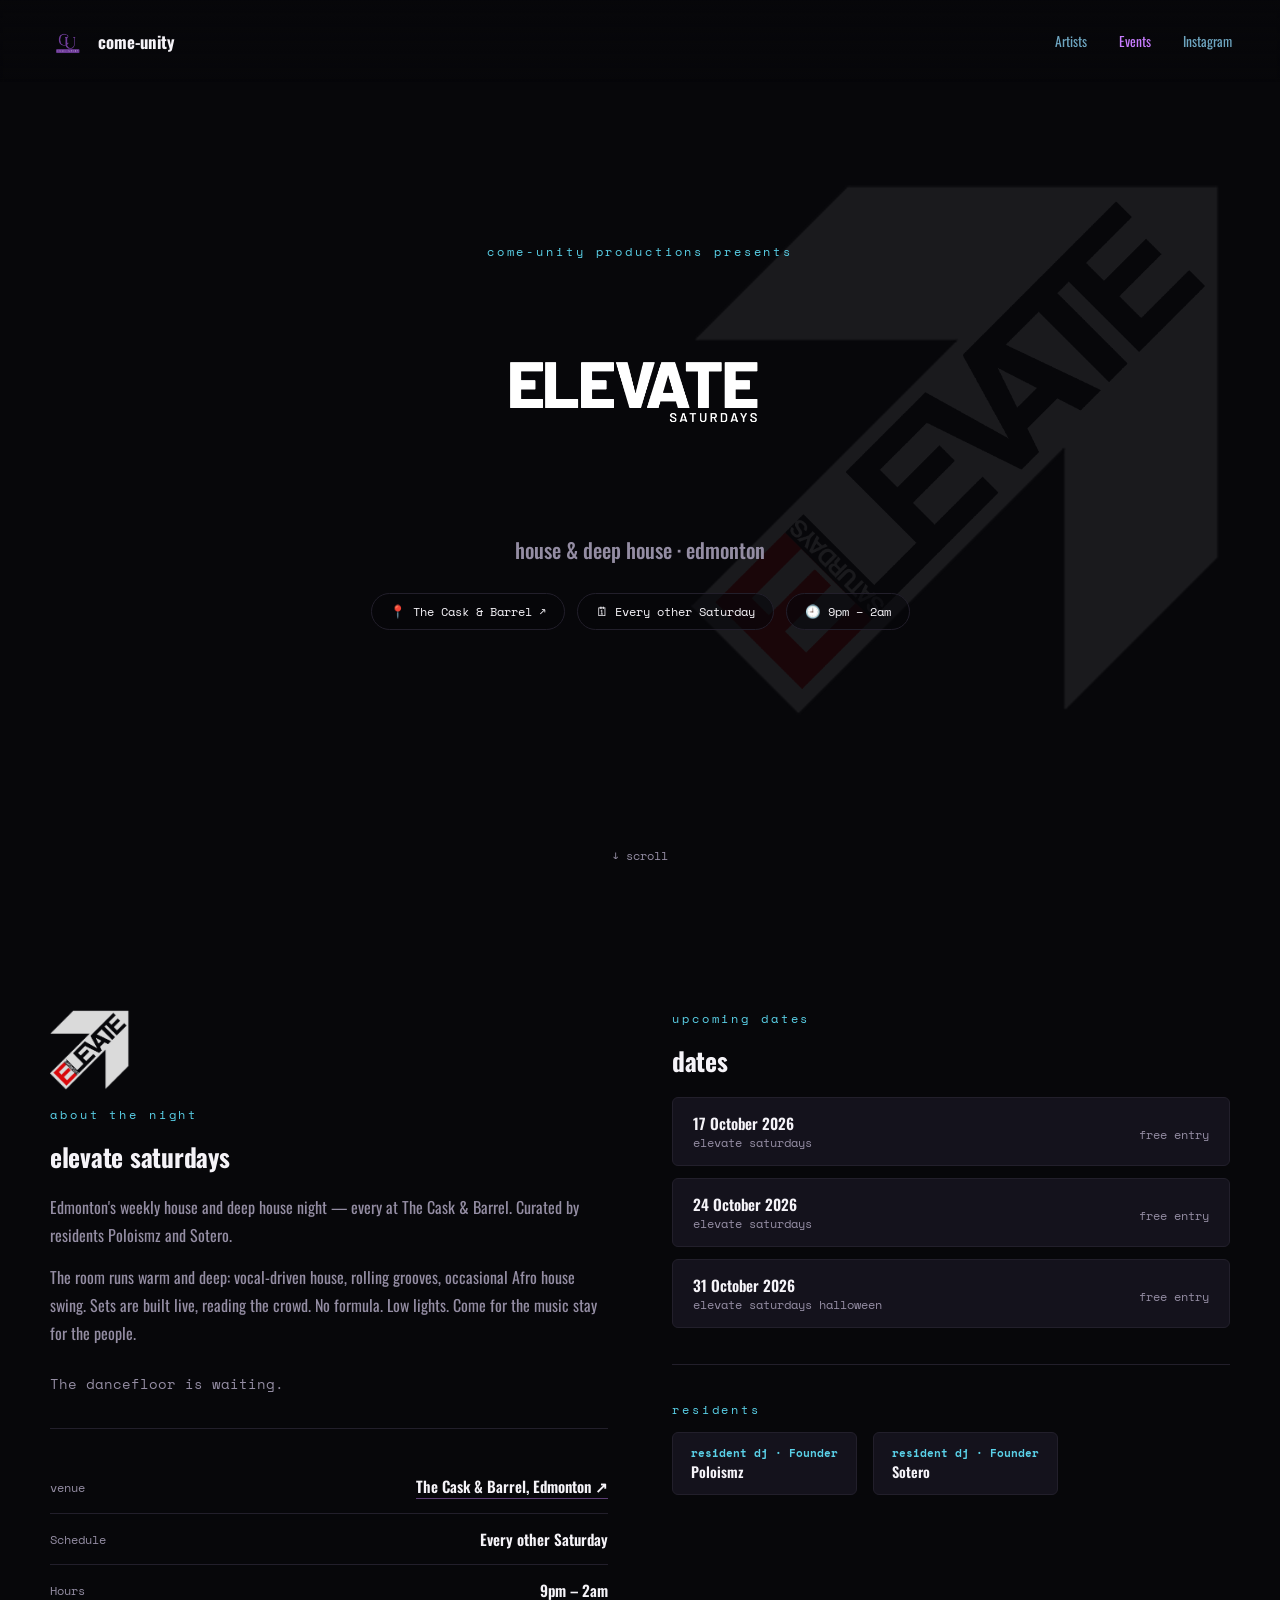
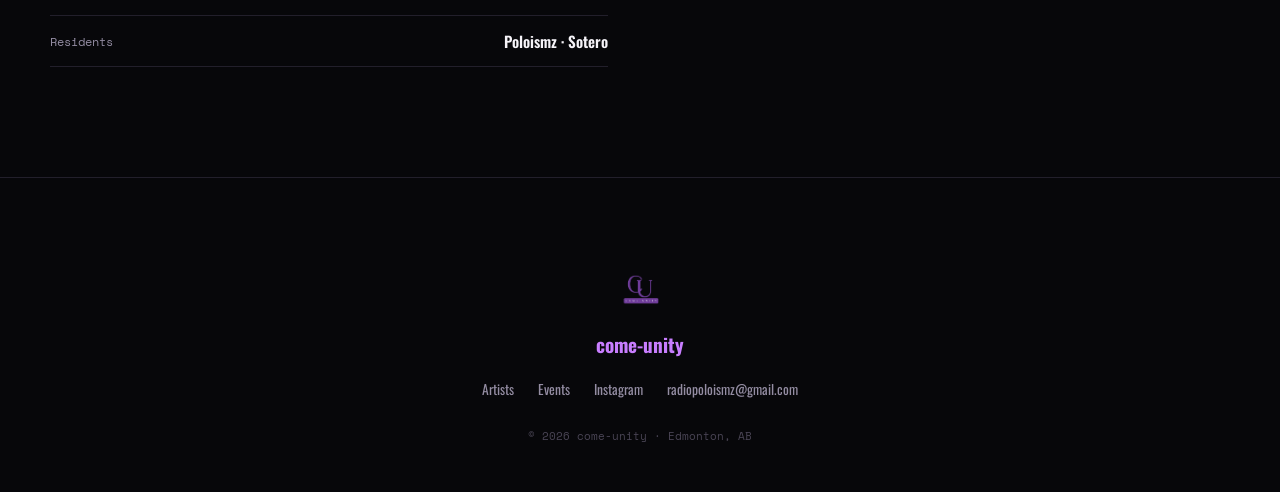
<file: events/elevate/index.html>
<!DOCTYPE html>
<html lang="en">
<head> <!-- Google tag (gtag.js) -->
<script async src="https://www.googletagmanager.com/gtag/js?id=G-9E8HQ9C3RS"></script>
<script>
  window.dataLayer = window.dataLayer || [];
  function gtag(){dataLayer.push(arguments);}
  gtag('js', new Date());

  gtag('config', 'G-9E8HQ9C3RS');
</script>
  <meta charset="UTF-8">
  <meta name="viewport" content="width=device-width, initial-scale=1.0, maximum-scale=1.0, user-scalable=no">
  <title>Elevate Saturdays — come-unity</title>
  <meta name="description" content="Elevate Saturdays — Edmonton's weekly house & deep house night at The Cask & Barrel. By come-unity.">
  <link rel="stylesheet" href="../../assets/css/style.css">
  <style>
    /* ── HERO ── */
    .elevate-hero {
      position: relative; height: 100vh; min-height: 640px;
      display: flex; flex-direction: column;
      align-items: center; justify-content: center;
      text-align: center; overflow: hidden;
    }

    /* Banner photo background */
    .elevate-bg {
      position: absolute; inset: 0;
      background-image: url('../../assets/elevate/come-unity_elevate_reel.mp4');
      background-size: cover; background-position: center 40%;
    }
    .elevate-bg::after {
      content: ""; position: absolute; inset: 0;
      background: linear-gradient(
        180deg,
        rgba(7,7,10,0.45) 0%,
        rgba(7,7,10,0.55) 40%,
        rgba(7,7,10,0.90) 80%,
        rgba(7,7,10,1.00) 100%
      );
    }

    /* Arrow watermark — sits between photo and content */
    .elevate-arrow {
      position: absolute; inset: 0;
      display: flex; align-items: center; justify-content: flex-end;
      pointer-events: none; z-index: 1;
      padding-right: 4vw;
    }
    .elevate-arrow img {
      width: clamp(280px, 42vw, 560px);
      opacity: 0.08;
      mix-blend-mode: screen;
      user-select: none;
    }

    /* Hero content */
    .elevate-content {
      position: relative; z-index: 2; padding: 0 24px;
      display: flex; flex-direction: column; align-items: center;
    }

    /* Elevate logo replaces the h1 text */
    .elevate-logo-img {
      width: clamp(260px, 42vw, 520px);
      mix-blend-mode: screen; /* knocks out white background on dark overlay */
      margin-bottom: 8px;
    }

    .elevate-content .sub-title {
      font-size: clamp(0.9rem, 2.2vw, 1.3rem);
      font-weight: 500; color: var(--text-dim);
      text-transform: lowercase; margin-top: 6px;
    }
    .info-strip {
      display: flex; justify-content: center; flex-wrap: wrap;
      gap: 12px; margin-top: 28px;
    }
    .info-strip .info-pill {
      font-family: 'Space Mono', monospace; font-size: 0.78rem;
      color: var(--text); border: 1px solid var(--line);
      padding: 8px 18px; border-radius: 999px;
      background: rgba(7,7,10,0.55);
    }

    /* ── DETAILS SECTION ── */
    .details-layout {
      display: grid; grid-template-columns: 1fr 1fr; gap: 64px;
      max-width: 1180px; margin: 0 auto;
    }
    .detail-block h2 { font-size: 1.6rem; margin-bottom: 18px; }
    .detail-block p  { color: var(--text-dim); line-height: 1.75; margin-bottom: 14px; }
    .detail-row {
      display: flex; justify-content: space-between; align-items: center;
      padding: 14px 0; border-bottom: 1px solid var(--line);
      font-size: 0.95rem;
    }
    .detail-row .label { font-family: 'Space Mono', monospace; font-size: 0.72rem; color: var(--text-dim); }
    .detail-row .value { font-weight: 600; }
    .upcoming-dates { display: flex; flex-direction: column; gap: 12px; margin-top: 8px; }
    .date-row {
      display: flex; align-items: center; justify-content: space-between;
      background: var(--bg-card); border: 1px solid var(--line);
      border-radius: var(--radius); padding: 14px 20px;
      transition: border-color .2s;
    }
    .date-row:hover { border-color: var(--accent-dim); }
    .date-row .d-date { font-weight: 600; font-size: 0.95rem; }
    .date-row .d-meta { font-family: 'Space Mono', monospace; font-size: 0.72rem; color: var(--text-dim); }
    .date-row .d-ticket .btn { font-size: 0.75rem; padding: 7px 16px; }
    .residents-row { display: flex; gap: 16px; flex-wrap: wrap; margin-top: 8px; }
    .resident-chip {
      display: flex; align-items: center; gap: 12px;
      background: var(--bg-card); border: 1px solid var(--line);
      border-radius: var(--radius); padding: 12px 18px;
      transition: border-color .2s; font-size: 0.9rem; font-weight: 600;
    }
    .resident-chip:hover { border-color: var(--accent-dim); }
    .resident-chip .chip-role { font-family: 'Space Mono', monospace; font-size: 0.68rem; color: var(--accent-2); }

    /* Elevate logo mark in the about section */
    .section-logo {
      width: 80px; opacity: 0.85;
      mix-blend-mode: screen;
      margin-bottom: 16px;
    }

    @media (max-width: 860px) {
      .details-layout { grid-template-columns: 1fr; gap: 48px; }
      .elevate-arrow img { width: 55vw; opacity: 0.06; }
    }
  </style>
</head>
<body>

<nav>
  <a class="nav-logo" href="/">
    <img src="../../assets/come-unity_wht.png" alt="come-unity">
    come-unity
  </a>
  <div class="nav-links">
    <a href="../../artists/">Artists</a>
    <a href="../../events/" class="active">Events</a>
    <a href="https://instagram.com/poloismz_radio" target="_blank" rel="noopener">Instagram</a>
  </div>
</nav>

<!-- HERO -->
<section class="elevate-hero">
  <!-- Photo background -->
  <div class="elevate-bg"></div>

  <!-- Arrow watermark -->
  <div class="elevate-arrow">
    <img src="../../assets/elevate/Elevate_Arrow.png" alt="">
  </div>

  <!-- Content -->
  <div class="elevate-content">
    <span class="eyebrow">come-unity productions presents</span>

    <!-- Elevate logo replaces the text headline -->
    <img
      class="elevate-logo-img"
      src="../../assets/elevate/Elevate_new_logo.png"
      alt="Elevate Saturdays">

    <div class="sub-title">House &amp; Deep House · Edmonton</div>

    <div class="info-strip">
      <a class="info-pill"
         href="https://maps.google.com/?q=10041+104+Street+NW+Edmonton+AB"
         target="_blank"
         rel="noopener"
         style="text-decoration:none; cursor:pointer;">
        📍 The Cask &amp; Barrel ↗
      </a>
      <span class="info-pill">🗓 Every other Saturday</span>
      <span class="info-pill">🕘 9pm – 2am</span>
    </div>

    <div class="hero-ctas" style="margin-top:28px;" id="hero-ticket-cta"></div>
  </div>

  <div class="scroll-hint">↓ scroll</div>
</section>

<!-- DETAILS -->
<section class="section">
  <div class="section-inner">
    <div class="details-layout">

      <!-- ABOUT -->
      <div class="detail-block">
        <!-- Small arrow logo mark above the section heading -->
        <img class="section-logo" src="../../assets/elevate/Elevate_Arrow.png" alt="">
        <span class="eyebrow" style="display:block;margin-bottom:14px;">About the night</span>
        <h2>Elevate Saturdays</h2>
        <p>
          Edmonton's weekly house and deep house night — every
          at The Cask &amp; Barrel. Curated by residents Poloismz and Sotero.
        </p>
        <p>
          The room runs warm and deep: vocal-driven house, rolling grooves, occasional
          Afro house swing. Sets are built live, reading the crowd. No formula.
          Low lights. Come for the music stay for the people.
        </p>
        <p class="pull">The dancefloor is waiting.</p>

        <hr style="border:none;border-top:1px solid var(--line);margin:32px 0;">

        <div class="detail-row">
          <span class="label">venue</span>
          <a class="value"
          href="https://maps.google.com/?q=10041+104+Street+NW+Edmonton+AB"
          target="_blank"
          rel="noopener"
          style="color:var(--text); text-decoration:none; border-bottom: 1px solid var(--accent-dim); padding-bottom:1px; transition: border-color .2s, color .2s;"
          onmouseover="this.style.color='var(--accent-2)'; this.style.borderColor='var(--accent-2)'"
          onmouseout="this.style.color='var(--text)'; this.style.borderColor='var(--accent-dim)'">
         The Cask &amp; Barrel, Edmonton ↗
       </a>
     </div>
        <div class="detail-row">
          <span class="label">Schedule</span>
          <span class="value">Every other Saturday</span>
        </div>
        <div class="detail-row">
          <span class="label">Hours</span>
          <span class="value">9pm – 2am</span>
        </div>
        <div class="detail-row">
          <span class="label">Residents</span>
          <span class="value">Poloismz · Sotero</span>
        </div>
        <div class="detail-row" id="price-row" style="display:none;">
          <span class="label">admission = no cover</span>
          <span class="value" id="price-value">—</span>
        </div>
      </div>

      <!-- DATES -->
      <div class="detail-block">
        <span class="eyebrow" style="display:block;margin-bottom:14px;">Upcoming dates</span>
        <h2>Dates</h2>
        <div class="upcoming-dates" id="dates-list"></div>

        <hr style="border:none;border-top:1px solid var(--line);margin:36px 0;">

        <span class="eyebrow" style="display:block;margin-bottom:14px;">Residents</span>
        <div class="residents-row">
          <a class="resident-chip" href="../../artists/poloismz/">
            <div>
              <div class="chip-role">resident dj · Founder</div>
              <div>Poloismz</div>
            </div>
          </a>
          <div class="resident-chip">
            <div>
              <div class="chip-role">resident dj · Founder</div>
              <div>Sotero</div>
            </div>
          </div>
        </div>
      </div>

    </div>
  </div>
</section>

<footer>
  <img class="foot-logo" src="../../assets/come-unity_wht.png" alt="come-unity">
  <div class="foot-brand">come-unity</div>
  <div class="foot-links">
    <a href="../../artists/">Artists</a>
    <a href="../../events/">Events</a>
    <a href="https://instagram.com/poloismz_radio" target="_blank" rel="noopener">Instagram</a>
    <a href="mailto:radiopoloismz@gmail.com">radiopoloismz@gmail.com</a>
  </div>
  <div class="copyright">© 2026 come-unity · Edmonton, AB</div>
</footer>

<script>
/* =========================================================
   UPCOMING DATES FOR ELEVATE SATURDAYS
   ─────────────────────────────────────────────────────────
   Fields:
     date     — display date e.g. "11 July 2026"
     note     — optional note e.g. "vol. 2" or ""
     tickets  — ticket URL, or "" for no button
     price    — e.g. "$10 adv / $15 door", or ""
   ========================================================= */
  const dates = [
    {
      date:    "17 October 2026",
      note:    "elevate saturdays",
      tickets: "",
      price:   ""
    },
    {
      date:    "24 October 2026",
      note:    "elevate saturdays",
      tickets: "",
      price:   ""
    },
    {
      date:    "31 October 2026",
      note:    "elevate saturdays halloween",
      tickets: "",
      price:   ""
    }
    /* ── ADD MORE DATES HERE ───────────────────────────────
    {
      date:    "9 August 2026",
      note:    "vol. 3",
      tickets: "https://eventbrite.ca/...",
      price:   "$10 adv / $15 door"
    },
    ──────────────────────────────────────────────────────── */
  ];

  const list = document.getElementById('dates-list');
  list.innerHTML = dates.map(d => `
    <div class="date-row">
      <div>
        <div class="d-date">${d.date}</div>
        ${d.note ? `<div class="d-meta">${d.note}</div>` : ''}
      </div>
      <div class="d-ticket">
        ${d.tickets
          ? `<a class="btn btn-primary" href="${d.tickets}" target="_blank" rel="noopener">tickets</a>`
          : `<span class="d-meta">free entry</span>`}
      </div>
    </div>
  `).join('') || `<p style="color:var(--text-dim);font-family:'Space Mono',monospace;font-size:.8rem;">next date coming soon.</p>`;

  if (dates[0] && dates[0].tickets) {
    document.getElementById('hero-ticket-cta').innerHTML =
      `<a class="btn btn-primary" href="${dates[0].tickets}" target="_blank" rel="noopener">get tickets — ${dates[0].date}</a>`;
  }

  if (dates[0] && dates[0].price) {
    document.getElementById('price-row').style.display = 'flex';
    document.getElementById('price-value').textContent = dates[0].price;
  }
</script>

</body>
</html>
</file>
<file: assets/css/style.css>
@import url('https://fonts.googleapis.com/css2?family=Oswald:wght@400;500;600;700&family=Space+Mono:wght@400;700&display=swap');

/* ── TOKENS ─────────────────────────────────────────── */
:root {
  --bg:          #07070a;
  --bg-raised:   #111018;
  --bg-card:     #14121c;
  --accent:      #c87dff;   /* violet */
  --accent-2:    #5ad1e8;   /* cyan   */
  --accent-warm: #ff6eb0;   /* magenta */
  --accent-dim:  #5b3d73;
  --text:        #f5f3f8;
  --text-dim:    #948da3;
  --line:        #221f2b;
  --radius:      6px;
}

/* ── RESET ──────────────────────────────────────────── */
*, *::before, *::after { box-sizing: border-box; margin: 0; padding: 0; }
html  { scroll-behavior: smooth; }
body  {
  background: var(--bg);
  color: var(--text);
  font-family: 'Oswald', sans-serif;
  -webkit-font-smoothing: antialiased;
}
a { color: inherit; text-decoration: none; }
img { display: block; max-width: 100%; }

/* ── TYPE HELPERS ───────────────────────────────────── */
.mono    { font-family: 'Space Mono', monospace; }
h1, h2, h3 {
  font-family: 'Oswald', sans-serif;
  text-transform: lowercase;
  letter-spacing: -0.01em;
}
.eyebrow {
  font-family: 'Space Mono', monospace;
  font-size: 0.72rem;
  letter-spacing: 0.25em;
  color: var(--accent-2);
  text-transform: lowercase;
}
.pull {
  color: var(--accent);
  font-family: 'Space Mono', monospace;
  font-size: 0.9rem;
  margin-top: 24px;
}

/* ── NAV ────────────────────────────────────────────── */
nav {
  position: fixed; top: 0; left: 0; right: 0; z-index: 50;
  display: flex; justify-content: space-between; align-items: center;
  padding: 22px 48px;
  /* subtle blur backdrop */
  background: linear-gradient(to bottom, rgba(7,7,10,0.85), transparent);
  -webkit-backdrop-filter: blur(2px);
  backdrop-filter: blur(2px);
}
.nav-logo {
  display: flex; align-items: center; gap: 12px;
  font-weight: 700; font-size: 1.05rem; text-transform: lowercase;
}
.nav-logo img {
  width: 38px; height: 38px; border-radius: 50%;
}
.nav-links { display:flex; gap:32px; font-size: 0.85rem; }
.nav-links a { opacity: 0.8; transition: opacity .2s; color: #89cff0; }
.nav-links a:hover { opacity: 1; }
.nav-links a.active { opacity: 1; color: var(--accent); }

/* ── HERO (full-screen) ─────────────────────────────── */
.hero {
  position: relative; height: 100vh; min-height: 640px;
  display: flex; flex-direction: column;
  align-items: center; justify-content: center;
  text-align: center; overflow: hidden;
}
.hero-bg {
  position: absolute; inset: 0;
  background-size: cover; background-position: center 70%;
  z-index: 0;
}
.hero-bg::after {
  content: "";
  position: absolute; inset: 0;
  background: linear-gradient(
    180deg,
    rgba(7,7,10,0.50) 0%,
    rgba(7,7,10,0.70) 50%,
    rgba(7,7,10,0.97) 100%
  );
}
/* fallback glow when no photo */
.hero-bg.glow {
  background:
    radial-gradient(55% 45% at 30% 30%, rgba(200,125,255,0.30), transparent 70%),
    radial-gradient(55% 45% at 75% 60%, rgba(90,209,232,0.22), transparent 70%),
    var(--bg);
  animation: drift 18s ease-in-out infinite alternate;
}
@keyframes drift {
  from { filter: hue-rotate(0deg) brightness(1); }
  to   { filter: hue-rotate(14deg) brightness(1.1); }
}
.hero-content {
  position: relative; z-index: 2; padding: 0 24px;
}
.hero-content h1 {
  font-size: clamp(3rem, 11vw, 8.5rem);
  line-height: 0.9; font-weight: 700;
}
.hero-content .eyebrow { display: block; margin-bottom: 16px; }
.hero-sub {
  margin-top: 20px;
  font-family: 'Space Mono', monospace;
  color: var(--text-dim); font-size: 0.9rem;
}
.hero-ctas {
  display: flex; gap: 16px; justify-content: center;
  margin-top: 32px; flex-wrap: wrap;
}
.scroll-hint {
  position: absolute; bottom: 36px; left: 50%; transform: translateX(-50%);
  font-family: 'Space Mono', monospace; font-size: 0.72rem; color: var(--text-dim);
  z-index: 2; animation: bob 2.2s ease-in-out infinite;
}
@keyframes bob {
  0%, 100% { transform: translate(-50%, 0); }
  50%       { transform: translate(-50%, 6px); }
}

/* ── BUTTONS ────────────────────────────────────────── */
.btn {
  display: inline-block;
  padding: 12px 28px;
  border-radius: 999px;
  font-family: 'Oswald', sans-serif;
  font-size: 0.9rem; font-weight: 600;
  text-transform: lowercase;
  transition: opacity .2s, transform .15s;
  cursor: pointer; border: none;
}
.btn:hover { opacity: 0.85; transform: translateY(-2px); }
.btn-primary {
  background: var(--accent);
  color: var(--bg);
}
.btn-outline {
  background: transparent;
  border: 1px solid var(--text-dim);
  color: var(--text);
}
.btn-outline:hover { border-color: var(--accent); color: var(--accent); }

/* ── SECTION / LAYOUT ───────────────────────────────── */
.section { padding: 110px 48px; }
.section-inner { max-width: 1180px; margin: 0 auto; }
.section-label { text-align: center; margin-bottom: 52px; }

/* ── CARDS (generic) ────────────────────────────────── */
.card {
  background: var(--bg-card);
  border: 1px solid var(--line);
  border-radius: var(--radius);
  overflow: hidden;
  transition: transform .25s, border-color .25s;
}
.card:hover { transform: translateY(-4px); border-color: var(--accent-dim); }
.card-img {
  aspect-ratio: 16 / 9;
  background: linear-gradient(135deg, #231540, #10101a 65%);
  background-size: cover; background-position: center;
  position: relative;
}
.card-img::after {
  content: ""; position: absolute; inset: 0;
  background: linear-gradient(180deg, transparent 50%, rgba(7,7,10,0.6));
}
.card-body { padding: 20px 24px 26px; }
.card-body h3 { font-size: 1.2rem; font-weight: 600; margin-bottom: 6px; }
.card-body .meta {
  font-family: 'Space Mono', monospace;
  font-size: 0.78rem; color: var(--text-dim); margin-bottom: 14px;
}
.card-body p { color: var(--text-dim); font-size: 0.95rem; line-height: 1.6; }

/* ── TWO-COL GRID ───────────────────────────────────── */
.grid-2 {
  display: grid; grid-template-columns: 1fr 1fr; gap: 28px;
}
.grid-3 {
  display: grid; grid-template-columns: repeat(3, 1fr); gap: 24px;
}

/* ── PAGE HERO (sub-pages) ──────────────────────────── */
.page-hero {
  padding: 160px 48px 80px;
  border-bottom: 1px solid var(--line);
  position: relative; overflow: hidden;
}
.page-hero::before {
  content: "";
  position: absolute; inset: 0;
  background:
    radial-gradient(60% 80% at 10% 50%, rgba(200,125,255,0.12), transparent 70%),
    radial-gradient(50% 60% at 80% 20%, rgba(90,209,232,0.08), transparent 70%);
  pointer-events: none;
}
.page-hero .inner { max-width: 1180px; margin: 0 auto; position: relative; z-index: 1; }
.page-hero h1 { font-size: clamp(2.4rem, 6vw, 5rem); line-height: 0.95; font-weight: 700; }
.page-hero .sub {
  margin-top: 16px; color: var(--text-dim);
  font-family: 'Space Mono', monospace; font-size: 0.9rem;
}
.page-hero .eyebrow { margin-bottom: 14px; }

/* ── BREADCRUMB ─────────────────────────────────────── */
.breadcrumb {
  font-family: 'Space Mono', monospace; font-size: 0.72rem;
  color: var(--text-dim); margin-bottom: 18px;
}
.breadcrumb a { color: var(--accent-2); }
.breadcrumb a:hover { color: var(--text); }
.breadcrumb span { margin: 0 8px; }

/* ── ARTIST CARD ────────────────────────────────────── */
.artist-card {
  display: block;
  background: var(--bg-card);
  border: 1px solid var(--line);
  border-radius: var(--radius);
  overflow: hidden;
  transition: transform .25s, border-color .25s;
}
.artist-card:hover { transform: translateY(-5px); border-color: var(--accent-dim); }
.artist-card .photo {
  aspect-ratio: 1;
  background: linear-gradient(135deg, #271b35, #0e0c1a 65%);
  background-size: cover; background-position: top center;
  position: relative;
}
.artist-card .photo::after {
  content: ""; position: absolute; inset: 0;
  background: linear-gradient(180deg, transparent 50%, rgba(7,7,10,0.7));
}
.artist-card .info { padding: 18px 22px 22px; }
.artist-card .info h3 { font-size: 1.3rem; font-weight: 700; margin-bottom: 4px; }
.artist-card .info .role { font-family: 'Space Mono', monospace; font-size: 0.72rem; color: var(--accent-2); }
.artist-card .info p { color: var(--text-dim); font-size: 0.9rem; line-height: 1.5; margin-top: 10px; }

/* ── EVENT CARD ─────────────────────────────────────── */
.event-card {
  display: block;
  background: var(--bg-card);
  border: 1px solid var(--line);
  border-radius: var(--radius);
  overflow: hidden;
  transition: transform .25s, border-color .25s;
}
.event-card:hover { transform: translateY(-4px); border-color: var(--accent-dim); }
.event-card .flyer {
  aspect-ratio: 16 / 9;
  background: linear-gradient(135deg, #271b35, #10101a 60%);
  background-size: cover; background-position: center;
  position: relative; padding: 22px;
  display: flex; flex-direction: column; justify-content: space-between;
}
.event-card .flyer::after {
  content: ""; position: absolute; inset: 0;
  background: linear-gradient(180deg, rgba(7,7,10,0.0), rgba(7,7,10,0.55));
  pointer-events: none;
}
.event-card .flyer > * { position: relative; z-index: 1; }
.event-card .flyer .venue-tag {
  font-family: 'Space Mono', monospace; font-size: 0.68rem;
  letter-spacing: 0.1em; color: var(--accent-2); text-transform: uppercase;
}
.event-card .flyer .date-pill {
  align-self: flex-start;
  font-family: 'Space Mono', monospace; font-size: 0.68rem;
  color: var(--text); border: 1px solid var(--accent-dim);
  padding: 3px 10px; border-radius: 999px; margin-top: 6px;
  background: rgba(7,7,10,0.5);
}
.event-card .flyer .lineup-text {
  font-size: 1.5rem; font-weight: 700;
  text-transform: uppercase; line-height: 1.05;
}
.event-card .body { padding: 18px 22px 24px; }
.event-card .body h3 { font-size: 1.15rem; font-weight: 600; margin-bottom: 6px; }
.event-card .body .meta {
  font-family: 'Space Mono', monospace; font-size: 0.76rem; color: var(--text-dim);
}

/* ── FOOTER ─────────────────────────────────────────── */
footer {
  text-align: center; padding: 80px 24px 48px;
  border-top: 1px solid var(--line);
}
footer .foot-logo { width: 56px; height: 56px; border-radius: 50%; margin: 0 auto 16px; }
footer .foot-brand {
  font-weight: 700; font-size: 1.2rem; color: var(--accent);
  text-transform: lowercase; margin-bottom: 20px;
}
.foot-links {
  display: flex; justify-content: center; gap: 24px;
  flex-wrap: wrap; font-size: 0.85rem; color: var(--text-dim); margin-bottom: 28px;
}
.foot-links a:hover { color: var(--text); }
.copyright {
  font-family: 'Space Mono', monospace; font-size: 0.7rem; color: #4a4555;
}

/* ── RESPONSIVE ─────────────────────────────────────── */
@media (max-width: 860px) {
  nav { padding: 18px 22px; }
  .nav-links { gap: 18px; font-size: 0.78rem; }
  .section { padding: 80px 22px; }
  .page-hero { padding: 130px 22px 60px; }
  .grid-2, .grid-3 { grid-template-columns: 1fr; }
}
@media (max-width: 500px) {
  .nav-links a:not(.active) { display: none; }
}
</file>
